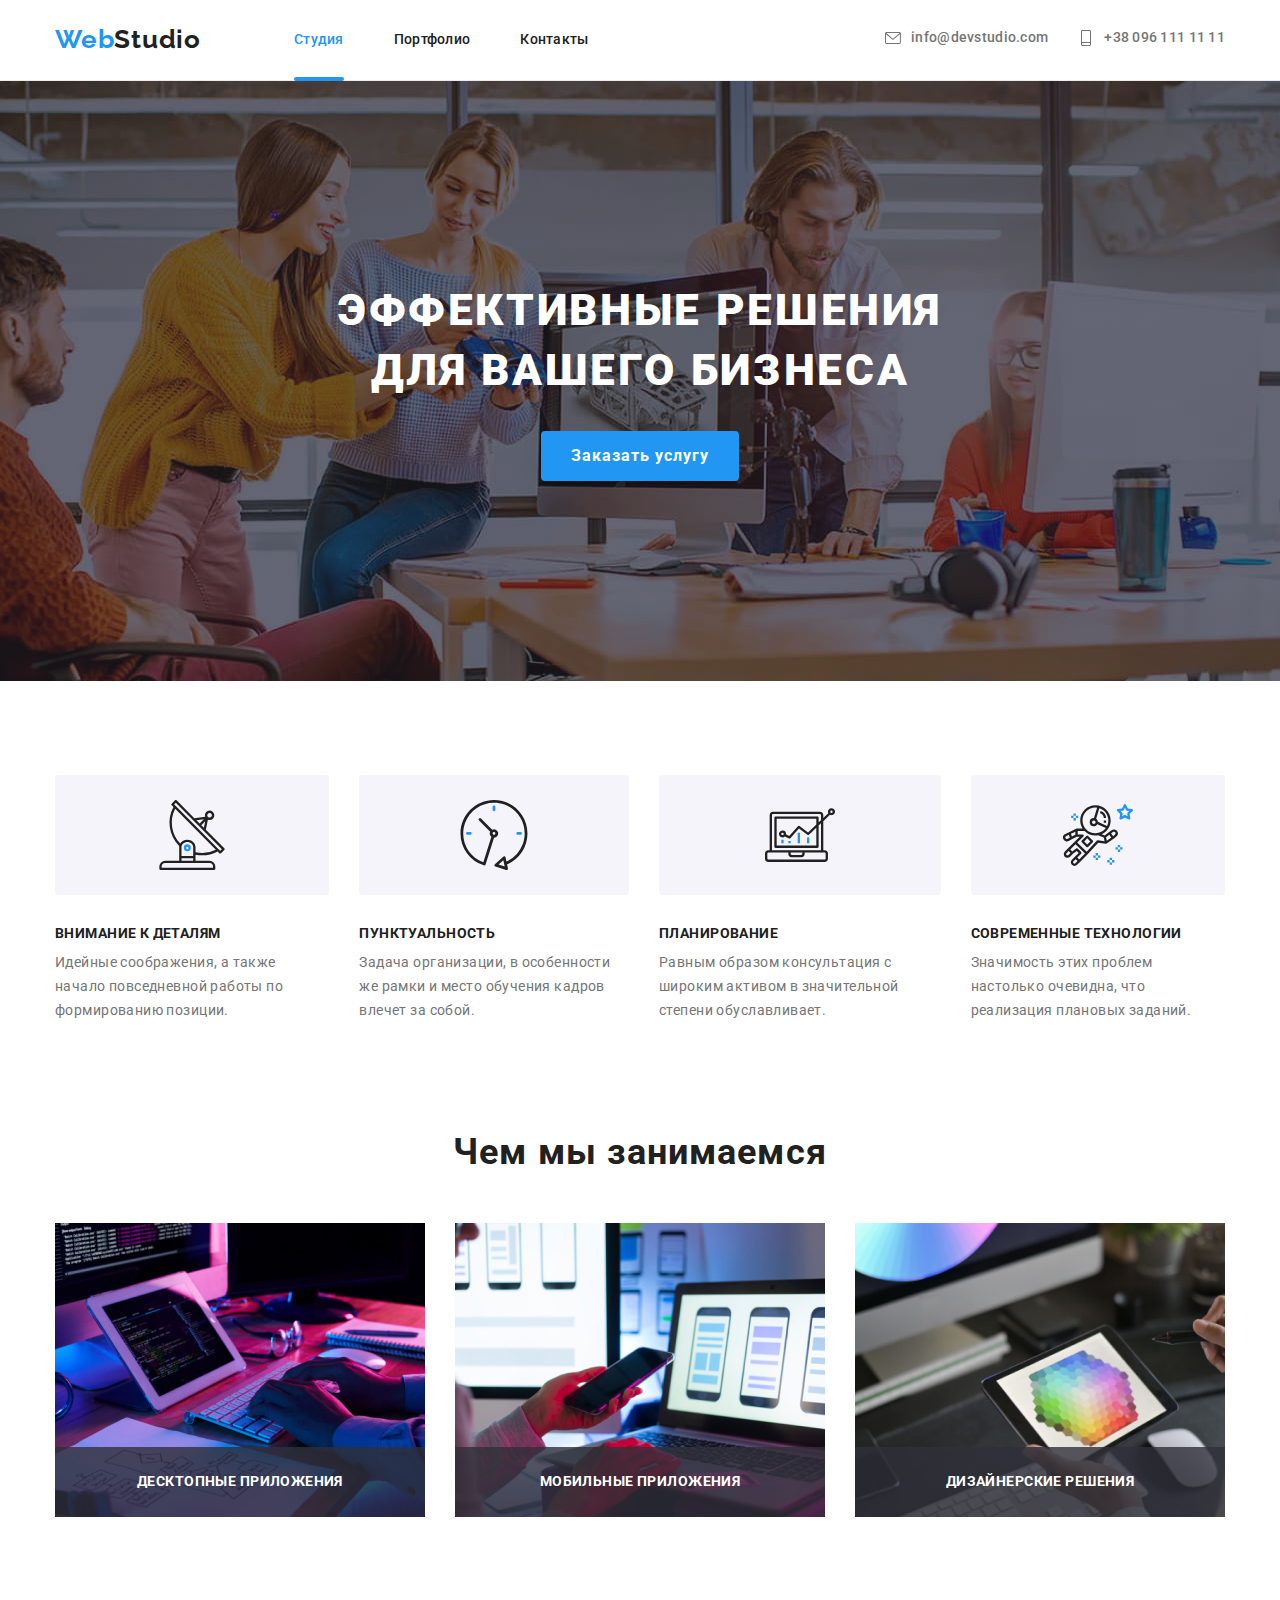
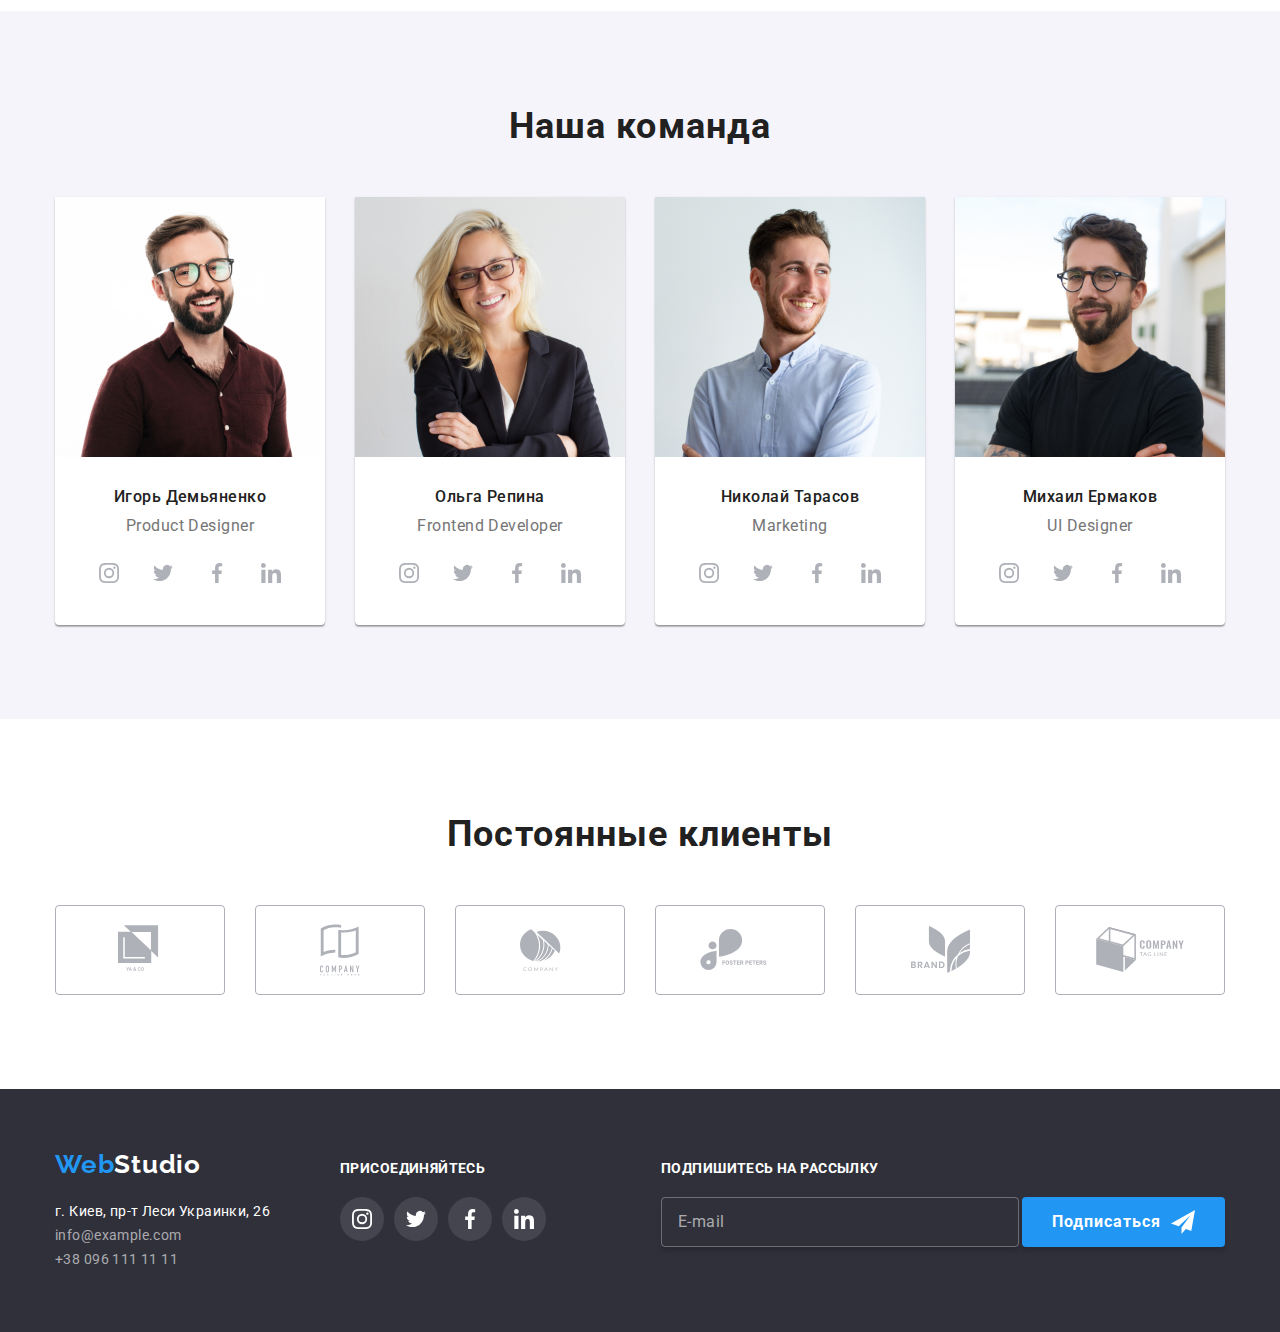
<file: index.html>
<!DOCTYPE html>
<html lang="ru">
<head>
    <meta charset="UTF-8">
    <meta name="viewport" content="width=device-width, initial-scale=1.0">
    <title>WebStudio</title>
    <link href="https://fonts.googleapis.com/css2?family=Roboto:wght@400;500;700;900&display=swap" rel="stylesheet">
    <link href="https://fonts.googleapis.com/css2?family=Raleway:wght@700&display=swap" rel="stylesheet">
    <link rel="stylesheet" href="https://cdnjs.cloudflare.com/ajax/libs/modern-normalize/1.0.0/modern-normalize.min.css">
    <link rel="stylesheet" href="./css/main.min.css">
</head>
<body>
    <header>
        <div class="container header-nav">
            <nav class="main-nav">
                <a href="./index.html" class="logo link">Web<span class="logo bgc-light">Studio</span></a>
                <ul class="list site-nav">
                    <li class="item">
                        <a href="./index.html" class="link current">Студия</a>
                    </li>
                    <li class="item">
                        <a href="./portfolio.html" class="link">Портфолио</a>
                    </li>
                    <li class="item">
                        <a href="#contacts" class="link">Контакты</a>
                    </li>
                </ul>
            </nav>
            <ul class="list contacts">
                <li class="item">
                    <a href="mailto:info@devstudio.com" class="link  mail-set">
                        <svg class="icon-envelope">
                            <use href="./images/sprite.svg#envelope"></use>
                        </svg>    
                        <span>
                            info@devstudio.com
                        </span>
                    </a>
                </li>
                <li class="item">
                    <a href="tel:+380961111111" class="link phone-set">
                        <svg class="icon-phone">
                            <use href="./images/sprite.svg#smartphone"></use>
                        </svg>
                    <span>
                        +38 096 111 11 11
                    </span>
                    </a>
                </li>
            </ul>
        </div>
    </header>

    <main>
    
        <!--Секция Герой-->
        <section class="hero">
            <h1 class="hero-title">Эффективные решения <br /> для вашего бизнеса</h1>
            <button class="button" type="button" data-modal-open>Заказать услугу</button>
        </section>

        <!--Секция Преимущества-->
        <section class="advantages">
            <div class="container">
                <h2 class="section-title visually-hidden">Преимущества</h2>
                <ul class="list advantages-list">
                    <li class="advantages-list-item">
                        <h3 class="list-advantages">Внимание к деталям</h3>
                        <p class="list-desсription">Идейные соображения, а также начало повседневной работы по формированию позиции.</p>
                    </li>
                    <li class="advantages-list-item">
                        <h3 class="list-advantages">Пунктуальность</h3>
                        <p class="list-desсription">Задача организации, в особенности же рамки и место обучения кадров влечет за собой.</p>
                    </li>
                    <li class="advantages-list-item">
                        <h3 class="list-advantages">Планирование</h3>
                        <p class="list-desсription">Равным образом консультация с широким активом в значительной степени обуславливает.</p>
                    </li>
                    <li class="advantages-list-item">
                        <h3 class="list-advantages">Современные технологии</h3>
                        <p class="list-desсription">Значимость этих проблем настолько очевидна, что реализация плановых заданий.</p>
                    </li>
                </ul>
            </div>
        </section>

        <!--Секция Чем мы занимаемся-->
        <section class="we-do">
            <div class="container">
                <h2 class="section-title">Чем мы занимаемся</h2>
                <ul class="list">
                    <li>
                        <div class="we-do-thumb">
                            <img src="./images/box1.jpg" alt="Десктопные приложения" width="370">
                            <p class="we-do-label">Десктопные приложения</p>
                        </div>
                    </li>
                    <li>
                        <div class="we-do-thumb">
                            <img src="./images/box2.jpg" alt="Мобильные приложения" width="370">
                            <p class="we-do-label">Мобильные приложения</p>
                        </div>
                    </li>
                    <li>
                        <div class="we-do-thumb">
                            <img src="./images/box3.jpg" alt="Дизайнерские решения" width="370">
                            <p class="we-do-label">Дизайнерские решения</p>
                        </div>
                    </li>
                </ul>
            </div>
        </section>
            
        <!--Секция Наша команда-->
        <section class="team">
            <div class="container">
                <h2 class="section-title">Наша команда</h2>
                <ul class="list">
                    <li class="team-member">
                        <img src="./images/photo-ihor.jpg" alt="Игорь Демьяненко" width="270">
                        <h3 class="team-name">Игорь Демьяненко</h3>
                        <p class="team-position">Product Designer</p>
                        <ul class="list social-icons">
                            <li class="social-icons-item">
                                <a class="social-icons-link instagram" href="https://instagram.com/" target="_blank" rel="noopener noreferer" aria-label="instagram">
                                    <svg class="social-icons-svg">
                                        <use href="./images/sprite.svg#instagram"></use>
                                    </svg>                            
                                </a>
                            </li>
                            <li class="social-icons-item">
                                <a class="social-icons-link twitter" href="https://twitter.com/" target="_blank" rel="noopener noreferer" aria-label="twitter">
                                    <svg class="social-icons-svg">
                                        <use href="./images/sprite.svg#twitter"></use>
                                    </svg>                            
                                </a>
                            </li>
                            <li class="social-icons-item">
                                <a class="social-icons-link facebook" href="https://facebook.com/" target="_blank" rel="noopener noreferer" aria-label="facebook">
                                    <svg class="social-icons-svg">
                                        <use href="./images/sprite.svg#facebook"></use>
                                    </svg>  
                                </a>
                            </li>
                            <li class="social-icons-item">
                                <a class="social-icons-link linkedin" href="https://linkedin.com/" target="_blank" rel="noopener noreferer" aria-label="linkenin">
                                    <svg class="social-icons-svg">
                                        <use href="./images/sprite.svg#linkedin"></use>
                                    </svg>  
                                </a>
                            </li>
                        </ul>
                    </li>
                    <li class="team-member">
                        <img src="./images/photo-olga.jpg" alt="Ольга Репина" width="270">
                        <h3 class="team-name">Ольга Репина</h3>
                        <p class="team-position">Frontend Developer</p>
                        <ul class="list social-icons">
                            <li class="social-icons-item">
                                <a class="social-icons-link instagram" href="https://instagram.com/" target="_blank" rel="noopener noreferer" aria-label="instagram">
                                    <svg class="social-icons-svg">
                                        <use href="./images/sprite.svg#instagram"></use>
                                    </svg>                            
                                </a>
                            </li>
                            <li class="social-icons-item">
                                <a class="social-icons-link twitter" href="https://twitter.com/" target="_blank" rel="noopener noreferer" aria-label="twitter">
                                    <svg class="social-icons-svg">
                                        <use href="./images/sprite.svg#twitter"></use>
                                    </svg>                            
                                </a>
                            </li>
                            <li class="social-icons-item">
                                <a class="social-icons-link facebook" href="https://facebook.com/" target="_blank" rel="noopener noreferer" aria-label="facebook">
                                    <svg class="social-icons-svg">
                                        <use href="./images/sprite.svg#facebook"></use>
                                    </svg>  
                                </a>
                            </li>
                            <li class="social-icons-item">
                                <a class="social-icons-link linkedin" href="https://linkedin.com/" target="_blank" rel="noopener noreferer" aria-label="linkenin">
                                    <svg class="social-icons-svg">
                                        <use href="./images/sprite.svg#linkedin"></use>
                                    </svg>  
                                </a>
                            </li>
                        </ul>
                    </li>
                    <li class="team-member">
                        <img src="./images/photo-nikolay.jpg" alt="Николай Тарасов" width="270">
                        <h3 class="team-name">Николай Тарасов</h3>
                        <p class="team-position">Marketing</p>
                        <ul class="list social-icons">
                            <li class="social-icons-item">
                                <a class="social-icons-link instagram" href="https://instagram.com/" target="_blank" rel="noopener noreferer" aria-label="instagram">
                                    <svg class="social-icons-svg">
                                        <use href="./images/sprite.svg#instagram"></use>
                                    </svg>                            
                                </a>
                            </li>
                            <li class="social-icons-item">
                                <a class="social-icons-link twitter" href="https://twitter.com/" target="_blank" rel="noopener noreferer" aria-label="twitter">
                                    <svg class="social-icons-svg">
                                        <use href="./images/sprite.svg#twitter"></use>
                                    </svg>                            
                                </a>
                            </li>
                            <li class="social-icons-item">
                                <a class="social-icons-link facebook" href="https://facebook.com/" target="_blank" rel="noopener noreferer" aria-label="facebook">
                                    <svg class="social-icons-svg">
                                        <use href="./images/sprite.svg#facebook"></use>
                                    </svg>  
                                </a>
                            </li>
                            <li class="social-icons-item">
                                <a class="social-icons-link linkedin" href="https://linkedin.com/" target="_blank" rel="noopener noreferer" aria-label="linkenin">
                                    <svg class="social-icons-svg">
                                        <use href="./images/sprite.svg#linkedin"></use>
                                    </svg>  
                                </a>
                            </li>
                        </ul>
                    </li>
                    <li class="team-member">
                        <img src="./images/photo-michael.jpg" alt="Михаил Ермаков" width="270">
                        <h3 class="team-name">Михаил Ермаков</h3>
                        <p class="team-position">UI Designer</p>
                        <ul class="list social-icons">
                            <li class="social-icons-item">
                                <a class="social-icons-link" href="https://instagram.com/" target="_blank" rel="noopener noreferer" aria-label="instagram">
                                    <svg class="social-icons-svg">
                                        <use href="./images/sprite.svg#instagram"></use>
                                    </svg>                            
                                </a>
                            </li>
                            <li class="social-icons-item">
                                <a class="social-icons-link" href="https://twitter.com/" target="_blank" rel="noopener noreferer" aria-label="twitter">
                                    <svg class="social-icons-svg">
                                        <use href="./images/sprite.svg#twitter"></use>
                                    </svg>                            
                                </a>
                            </li>
                            <li class="social-icons-item">
                                <a class="social-icons-link" href="https://facebook.com/" target="_blank" rel="noopener noreferer" aria-label="facebook">
                                    <svg class="social-icons-svg">
                                        <use href="./images/sprite.svg#facebook"></use>
                                    </svg>  
                                </a>
                            </li>
                            <li class="social-icons-item">
                                <a class="social-icons-link" href="https://linkedin.com/" target="_blank" rel="noopener noreferer" aria-label="linkenin">
                                    <svg class="social-icons-svg">
                                        <use href="./images/sprite.svg#linkedin"></use>
                                    </svg>  
                                </a>
                            </li>
                        </ul>
                    </li>
                </ul>
            </div>
        </section>
        
        <!-- Секция Наши партнеры -->
        <section class="our-partners">
            <div class="container">
                <h2 class="section-title">Постоянные клиенты</h2>
                <ul class="list partners-list ">
                    <li class="partners-list-item">
                        <a href="" class="partners-list-link" target="_blank" rel="noopener noreferer">
                            <svg class="partners-logo-svg" width="44.3" height="49.2">
                                <use href="./images/sprite.svg#logo-1"></use>
                            </svg>
                        </a>
                    </li>
                    <li class="partners-list-item">
                        <a href="" class="partners-list-link" target="_blank" rel="noopener noreferer">
                            <svg class="partners-logo-svg" width="40" height="52">
                                <use href="./images/sprite.svg#logo-2"></use>
                            </svg>
                        </a>
                    </li>
                    <li class="partners-list-item">
                        <a href="" class="partners-list-link" target="_blank" rel="noopener noreferer">
                            <svg class="partners-logo-svg" width="41" height="42.6">
                                <use href="./images/sprite.svg#logo-3"></use>
                            </svg>
                        </a>
                    </li>
                    <li class="partners-list-item">
                        <a href="" class="partners-list-link" target="_blank" rel="noopener noreferer">
                            <svg class="partners-logo-svg" width="79.66" height="42.02">
                                <use href="./images/sprite.svg#logo-4"></use>
                            </svg>
                        </a>
                    </li>
                    <li class="partners-list-item">
                        <a href="" class="partners-list-link" target="_blank" rel="noopener noreferer">
                            <svg class="partners-logo-svg" width="59" height="47">
                                <use href="./images/sprite.svg#logo-5"></use>
                            </svg>
                        </a>
                    </li>
                    <li class="partners-list-item">
                        <a href="" class="partners-list-link" target="_blank" rel="noopener noreferer">
                            <svg class="partners-logo-svg" width="88.48" height="45.44">
                                <use href="./images/sprite.svg#logo-6"></use>
                            </svg>
                        </a>
                    </li>
                </ul>
            </div>
        </section>
        
        <!-- Модальное окно -->
        <div class="backdrop is-hidden" data-modal>
            <div class="modal">
               <b class="modal-title">Оставьте свои данные, мы вам перезвоним</b>
               <button class="modal-close-button" data-modal-close>
                    <svg width="11" height="11">
                        <use href="./images/sprite.svg#close"></use>
                    </svg>
                </button>
                <form class="modal-form" action="" method="get">
                    
                    <p class="field-form">
                        <label class="modal-label" for="name">Имя</label>
                        <input class="modal-input" type="text" name="name" id="name">
                        <span class="input-icon name">
                            <svg  width="18" height="18">
                                <use href="./images/sprite.svg#name-modal"></use>
                            </svg>
                        </span>
                    </p>
                                       
                    <p class="field-form">
                        <label class="modal-label" for="phone">Телефон</label>
                        <input class="modal-input" type="text" name="phone" id="phone">
                        <span class="input-icon phone">
                            <svg width="18" height="18">
                                <use href="./images/sprite.svg#phone-modal"></use>
                            </svg>
                        </span>
                    </p>
                    
                    <p class="field-form">
                        <label class="modal-label" for="email">Почта</label>
                        <input class="modal-input" type="text" name="email" id="email">
                        <span class="input-icon email">
                            <svg width="18" height="18">
                                <use href="./images/sprite.svg#enveloppe-modal"></use>
                            </svg>
                        </span>
                    </p>

                    <label class="modal-label" for="comment">Комментарий</label>
                    <textarea class="modal-input comment" name="comment" id="comment" cols="30" rows="10" placeholder="Введите текст"></textarea>


                    <label class="modal-label-agreement checkbox-container">
                        <input class="checkbox" type="checkbox" name="agreement">
                        <span class="checkbox-icon"></span>
                        Соглашаюсь с рассылкой и принимаю
                        <a class="link-agreement" href="" target="_blank">Условия договора</a>
                    </label>

                    <!-- <div class="checkbox-container">
                        <input type="checkbox" name="agreement" id="agreement">
                        <label for="agreement" class="modal-label-agreement">Соглашаюсь с рассылкой и принимаю <a class="link-agreement" href="" target="_blank">Условия договора</a></label>
                    </div> -->
                    
                    <button class="button" type="submit">Отправить</button>
                </form>
            </div>
        </div>
    
    </main>

        <!--Секция футтер-->
    <footer>
        <div class="container container-flex">
            <div class="contacts-footer">
                <a href="./index.html" class="logo link">Web<span class="logo bgc-dark">Studio</span></a>
                <address id="contacts">
                    <ul class="list contacts">
                        <li><a href="https://goo.gl/maps/GakdVBqg2esnwoKk9" class="link footer address" target="_blank" rel="noopener noreferer">г. Киев, пр-т Леси Украинки, 26</a></li>
                        <li><a href="mailto:info@example.com" class="link footer email">info@example.com</a></li>
                        <li><a href="tel:+380961111111" class="link footer phone">+38 096 111 11 11</a></li>
                    </ul>
                </address>
            </div>
            <div class="contacts-social">
                <h3 class="join-us">Присоединяйтесь</h3>
                <ul class="list social-icons">
                    <li class="social-icons-item">
                        <a class="social-icons-link" href="https://instagram.com" target="_blank" rel="noopener noreferer">
                            <svg class="social-icons-svg">
                                <use href="./images/sprite.svg#instagram"></use>
                            </svg>
                        </a>
                    </li>
                    <li class="social-icons-item">
                        <a class="social-icons-link" href="https://twitter.com" target="_blank" rel="noopener noreferer">
                            <svg class="social-icons-svg">
                                <use href="./images/sprite.svg#twitter"></use>
                            </svg>
                        </a>
                    </li>
                    <li class="social-icons-item">
                        <a class="social-icons-link" href="https://facebook.com" target="_blank" rel="noopener noreferer">
                            <svg class="social-icons-svg">
                                <use href="./images/sprite.svg#facebook"></use>
                            </svg>
                        </a>
                    </li>
                    <li class="social-icons-item">
                        <a class="social-icons-link" href="https://linkedin.com" target="_blank" rel="noopener noreferer">
                            <svg class="social-icons-svg">
                                <use href="./images/sprite.svg#linkedin"></use>
                            </svg> 
                        </a>
                    </li>
                </ul>
            </div>
            <form class="subscribe">
                <h3 class="subscribe-label join-us">Подпишитесь на рассылку</h3>
                
                <input class="subscribe-input" type="email" name="subcribe" id="subcribe" placeholder="E-mail">
                <button class="button" type="submit">
                    Подписаться
                    <svg class="icon-send" width="24" height="24">
                        <use href="./images/sprite.svg#icon-send"></use>
                    </svg>
                </button>
            </form>
        </div>
    </footer>
    
    <script src="./js/modal.js"></script>
</body>
</html>
</file>
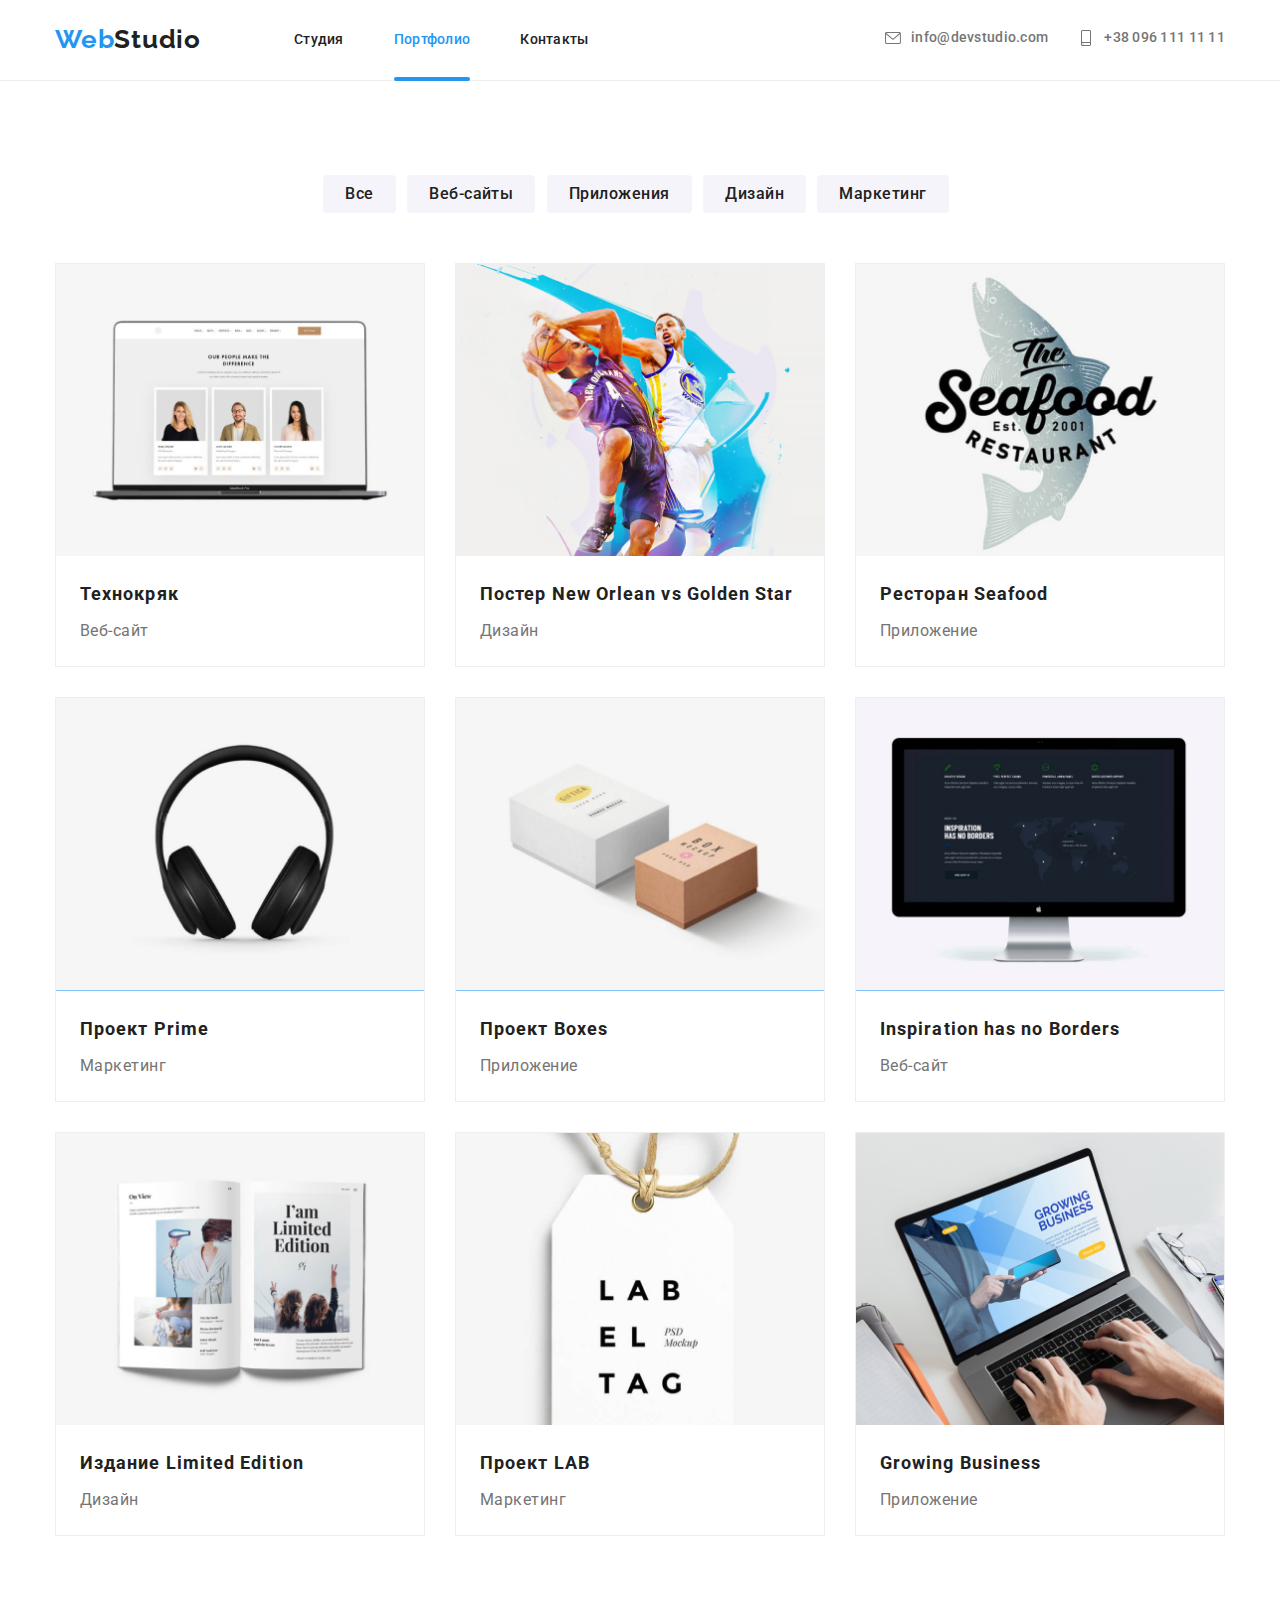
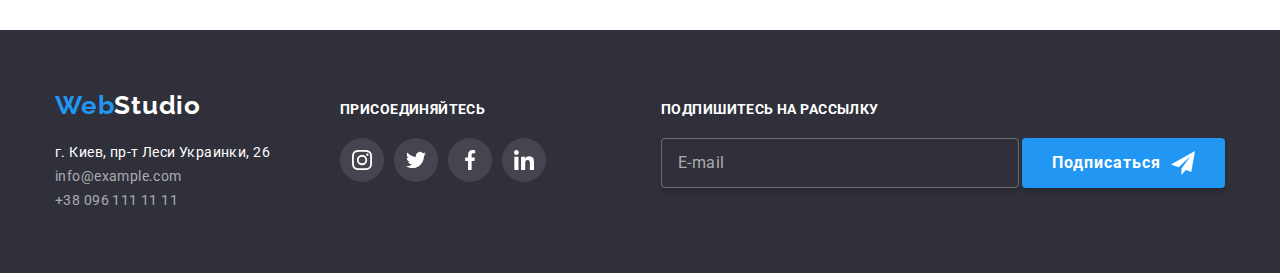
<file: portfolio.html>
<!DOCTYPE html>
<html lang="ru">
<head>
    <meta charset="UTF-8">
    <meta name="viewport" content="width=device-width, initial-scale=1.0">
    <title>WebStudio</title>
    <link href="https://fonts.googleapis.com/css2?family=Roboto:wght@400;500;700;900&display=swap" rel="stylesheet">
    <link href="https://fonts.googleapis.com/css2?family=Raleway:wght@700&display=swap" rel="stylesheet">
    <link rel="stylesheet" href="https://cdnjs.cloudflare.com/ajax/libs/modern-normalize/1.0.0/modern-normalize.min.css">
    <link rel="stylesheet" href="./css/main.min.css">
</head>
<body>
    <header>
        <div class="container header-nav">
            <nav class="main-nav">
                <a href="./index.html" class="logo link">Web<span class="logo bgc-light">Studio</span></a>
                <ul class="list site-nav">
                    <li class="item">
                        <a href="./index.html" class="link">Студия</a>
                    </li>
                    <li class="item">
                        <a href="./portfolio.html" class="link current">Портфолио</a>
                    </li>
                    <li class="item">
                        <a href="#contacts" class="link">Контакты</a>
                    </li>
                </ul>
            </nav>
            <ul class="list contacts">
                <li class="item">
                    <a href="mailto:info@devstudio.com" class="link  mail-set">
                        <svg class="icon-envelope">
                            <use href="./images/sprite.svg#envelope"></use>
                        </svg>    
                        <span>
                            info@devstudio.com
                        </span>
                    </a>
                </li>
                <li class="item">
                    <a href="tel:+380961111111" class="link phone-set">
                        <svg class="icon-phone">
                            <use href="./images/sprite.svg#smartphone"></use>
                        </svg>
                    <span>
                        +38 096 111 11 11
                    </span>
                    </a>
                </li>
            </ul>
        </div>
    </header>

    <main>
        <!-- Блок примеров работ -->
        <section>
            <div class="container">
                <h1 hidden>Примеры работ</h1>
                <div class="filters">
                    <button class="filters-button">Все</button>
                    <button class="filters-button">Веб-сайты</button>
                    <button class="filters-button">Приложения</button>
                    <button class="filters-button">Дизайн</button>
                    <button class="filters-button">Маркетинг</button>
                </div>
                
                <ul class="projects list">
                    <li class="project-item">
                        <a href="" class="link project-card">
                            <div class="project-card-thumb">
                                <img src="./images/portfolio-1.jpg" alt="Проект 1">
                                <p class="project-description-overlay">Технокряк это современная площадка распространения коронавируса. Компании используют эту платформу для цифрового шпионажа и атак на защищённые сервера конкурентов.</p>
                            </div>
                            <h2 class="projects-title">Технокряк</h2>
                            <p class="projects-type">Веб-сайт</p>
                        </a>
                    </li>
                    <li class="project-item">
                        <a href="" class="link project-card">
                            <div class="project-card-thumb">
                                <img src="./images/portfolio-2.jpg" alt="Проект 2">
                                <p class="project-description-overlay">Lorem ipsum dolor, sit amet consectetur adipisicing elit. Ex omnis commodi sed a explicabo ratione reiciendis consequatur accusantium ad id.</p>
                            </div>
                            <h2 class="projects-title">Постер New Orlean vs Golden Star</h2>
                            <p class="projects-type">Дизайн</p>
                        </a>
                    </li>
                    <li class="project-item">
                        <a href="" class="link project-card">
                            <div class="project-card-thumb">
                                <img src="./images/portfolio-3.jpg" alt="Проект 3">
                                <p class="project-description-overlay">Lorem ipsum dolor, sit amet consectetur adipisicing elit. Ex omnis commodi sed a explicabo ratione reiciendis consequatur accusantium ad id.</p>
                            </div>
                            <h2 class="projects-title">Ресторан Seafood</h2>
                            <p class="projects-type">Приложение</p>
                        </a>

                    </li>
                    <li class="project-item">
                        <a href="" class="link project-card">
                            <div class="project-card-thumb">
                                <img src="./images/portfolio-4.jpg" alt="Проект 4">
                                <p class="project-description-overlay">Lorem ipsum dolor, sit amet consectetur adipisicing elit. Ex omnis commodi sed a explicabo ratione reiciendis consequatur accusantium ad id.</p>
                            </div>
                            <h2 class="projects-title">Проект Prime</h2>
                            <p class="projects-type">Маркетинг</p>
                        </a>

                    </li>
                    <li class="project-item">
                        <a href="" class="link project-card">
                            <div class="project-card-thumb">
                                <img src="./images/portfolio-5.jpg" alt="Проект 5">
                                <p class="project-description-overlay">Lorem ipsum dolor, sit amet consectetur adipisicing elit. Ex omnis commodi sed a explicabo ratione reiciendis consequatur accusantium ad id.</p>
                            </div>
                            <h2 class="projects-title">Проект Boxes</h2>
                            <p class="projects-type">Приложение</p>
                        </a>

                    </li>
                    <li class="project-item">
                        <a href="" class="link project-card">
                            <div class="project-card-thumb">
                                <img src="./images/portfolio-6.jpg" alt="Проект 6">
                                <p class="project-description-overlay">Lorem ipsum dolor, sit amet consectetur adipisicing elit. Ex omnis commodi sed a explicabo ratione reiciendis consequatur accusantium ad id.</p>
                            </div>
                            <h2 class="projects-title">Inspiration has no Borders</h2>
                            <p class="projects-type">Веб-сайт</p>
                        </a>

                    </li>
                    <li class="project-item">
                        <a href="" class="link project-card">
                            <div class="project-card-thumb">
                                <img src="./images/portfolio-7.jpg" alt="Проект 7">
                                <p class="project-description-overlay">Lorem ipsum dolor, sit amet consectetur adipisicing elit. Ex omnis commodi sed a explicabo ratione reiciendis consequatur accusantium ad id.</p>
                            </div>
                            <h2 class="projects-title">Издание Limited Edition</h2>
                            <p class="projects-type">Дизайн</p>
                        </a>

                    </li>
                    <li class="project-item">
                        <a href="" class="link project-card">
                            <div class="project-card-thumb">
                                <img src="./images/portfolio-8.jpg" alt="Проект 8">
                                <p class="project-description-overlay">Lorem ipsum dolor, sit amet consectetur adipisicing elit. Ex omnis commodi sed a explicabo ratione reiciendis consequatur accusantium ad id.</p>
                            </div>
                            <h2 class="projects-title">Проект LAB</h2>
                            <p class="projects-type">Маркетинг</p>
                        </a>

                    </li>
                    <li class="project-item">
                        <a href="" class="link project-card">
                            <div class="project-card-thumb">
                                <img src="./images/portfolio-9.jpg" alt="Проект 9">
                                <p class="project-description-overlay">Lorem ipsum dolor, sit amet consectetur adipisicing elit. Ex omnis commodi sed a explicabo ratione reiciendis consequatur accusantium ad id.</p>
                            </div>
                            <h2 class="projects-title">Growing Business</h2>
                            <p class="projects-type">Приложение</p>
                        </a>

                    </li>
                </ul>
            </div>
        </section>
        
    

    </main>
    
    <!--Секция футтер-->
    <footer>
        <div class="container container-flex">
            <div class="contacts-footer">
                <a href="./index.html" class="logo link">Web<span class="logo bgc-dark">Studio</span></a>
                <address id="contacts">
                    <ul class="list contacts">
                        <li><a href="https://goo.gl/maps/GakdVBqg2esnwoKk9" class="link footer address" target="_blank" rel="noopener noreferer">г. Киев, пр-т Леси Украинки, 26</a></li>
                        <li><a href="mailto:info@example.com" class="link footer email">info@example.com</a></li>
                        <li><a href="tel:+380961111111" class="link footer phone">+38 096 111 11 11</a></li>
                    </ul>
                </address>
            </div>
            <div class="contacts-social">
                <h3 class="join-us">Присоединяйтесь</h3>
                <ul class="list social-icons">
                    <li class="social-icons-item">
                        <a class="social-icons-link" href="https://instagram.com" target="_blank" rel="noopener noreferer">
                            <svg class="social-icons-svg">
                                <use href="./images/sprite.svg#instagram"></use>
                            </svg>
                        </a>
                    </li>
                    <li class="social-icons-item">
                        <a class="social-icons-link" href="https://twitter.com" target="_blank" rel="noopener noreferer">
                            <svg class="social-icons-svg">
                                <use href="./images/sprite.svg#twitter"></use>
                            </svg>
                        </a>
                    </li>
                    <li class="social-icons-item">
                        <a class="social-icons-link" href="https://facebook.com" target="_blank" rel="noopener noreferer">
                            <svg class="social-icons-svg">
                                <use href="./images/sprite.svg#facebook"></use>
                            </svg>
                        </a>
                    </li>
                    <li class="social-icons-item">
                        <a class="social-icons-link" href="https://linkedin.com" target="_blank" rel="noopener noreferer">
                            <svg class="social-icons-svg">
                                <use href="./images/sprite.svg#linkedin"></use>
                            </svg> 
                        </a>
                    </li>
                </ul>
            </div>
            <form class="subscribe">
                <h3 class="subscribe-label join-us">Подпишитесь на рассылку</h3>
                
                <input class="subscribe-input" type="email" name="subcribe" id="subcribe" placeholder="E-mail">
                <button class="button" type="submit">
                    Подписаться
                    <svg class="icon-send" width="24" height="24">
                        <use href="./images/sprite.svg#icon-send"></use>
                    </svg>
                </button>
            </form>
        </div>
    </footer>
</body>
</html>
</file>
<file: css/main.min.css>
body{font-family:'Roboto', sans-serif;font-size:14px;line-height:1.71;font-weight:400;letter-spacing:.03em;background-color:#fff;color:#757575}.list{list-style:none}.link{text-decoration:none;color:#212121}h1,h2,h3,p{margin-top:0}ul{margin-top:0;margin-bottom:0;padding-left:0}img{display:block}.container{width:1200px;padding-right:15px;padding-left:15px;padding-top:94px;padding-bottom:94px;margin-right:auto;margin-left:auto}header .container{padding-top:24px;padding-bottom:25px}footer .container{padding-top:60px;padding-bottom:60px}.container-flex{display:flex;flex-direction:row}.section-title{font-size:36px;line-height:1.167;font-weight:700;letter-spacing:.03em;text-align:center;color:#212121;margin-bottom:50px}.visually-hidden{position:absolute !important;clip:rect(1px 1px 1px 1px);clip:rect(1px, 1px, 1px, 1px);padding:0 !important;border:0 !important;height:1px !important;width:1px !important;overflow:hidden}.logo{font-family:"Raleway", sans-serif;font-size:26px;line-height:1.192;font-weight:700;letter-spacing:.03em;color:#2196F3}.logo.bgc-light{color:#212121;margin-right:0}.logo.bgc-dark{color:#fff}.main-nav{display:flex}.main-nav .logo.link{margin-right:93px}.main-nav .site-nav{display:flex;align-items:center}.site-nav .item{position:relative}.site-nav .item:not(:last-child){margin-right:50px}.site-nav .link{font-size:14px;line-height:1.143;font-weight:500;letter-spacing:.02em}.site-nav .link:hover,.site-nav .link:focus{color:#2196F3}.link.current{color:#2196F3}.link.current::after{position:absolute;display:inline-block;content:'';width:100%;height:4px;border-radius:2px;bottom:-30px;left:0;background-color:#2196F3}header{border-bottom:1px solid #ECECEC}header .list{display:flex}.header-nav{display:flex;align-items:center}.contacts .link{font-size:14px;line-height:1.71;font-weight:500;letter-spacing:.02em;color:#757575}.contacts .link:hover,.contacts .link:focus{color:#2196F3}.contacts .item:not(:first-child){margin-left:30px}.list.contacts{margin-left:auto}.icon-phone,.icon-envelope{width:16px;height:16px;margin-right:10px;fill:currentColor}.phone-set{display:inline-flex;align-items:center;justify-content:center}.phone-set:hover,.phone-set:focus{color:#2196F3}.mail-set{display:inline-flex;align-items:center;justify-content:center}.mail-set:hover,.mail-set:focus{color:#2196F3}address .footer.link{font-size:14px;line-height:1.71;font-weight:400;letter-spacing:.03em;color:rgba(255,255,255,0.6)}address .footer.address{color:#fff;font-style:normal}.contacts .phone,.contacts .email{color:rgba(255,255,255,0.6);font-style:normal}.button{display:inline-flex;align-items:center;justify-content:center;border:none;padding:10px 30px;border-radius:4px;box-shadow:0px 4px 4px rgba(0,0,0,0.15);color:#fff;background-color:#2196F3;cursor:pointer;font-family:inherit;font-size:16px;line-height:1.87;font-weight:700;letter-spacing:.06em}.button:hover,.button:focus{background-color:#188CE8}.filters-button{display:inline-flex;border-radius:4px;border:none;padding:6px 22px;color:#212121;background-color:#F5F4FA;font-family:inherit;font-size:16px;line-height:1.62;font-weight:500;letter-spacing:.03em}.filters-button:hover,.filters-button:focus{background-color:#2196F3;color:#fff;box-shadow:0px 3px 1px rgba(0,0,0,0.1),0px 1px 2px rgba(0,0,0,0.08),0px 2px 2px rgba(0,0,0,0.12)}footer{background-color:#2F303A}.join-us{font-size:14px;line-height:1.14;font-weight:700;letter-spacing:.03em;margin-top:12px;margin-bottom:20px;text-transform:uppercase;color:#fff}.contacts-footer:not(:last-child){margin-right:70px}footer .logo.link{display:inline-block;margin-bottom:20px}.hero{max-width:1600px;height:600px;padding-top:200px;padding-bottom:200px;margin-right:auto;margin-left:auto;text-align:center;background-color:#2F303A;background-image:linear-gradient(to right, rgba(47,48,58,0.4), rgba(47,48,58,0.4)),url("../images/hero.jpg");background-repeat:no-repeat;background-size:cover;background-position:center}.hero-title{font-size:44px;line-height:1.36;font-weight:900;letter-spacing:.06em;text-transform:uppercase;color:#fff;margin-bottom:30px}.advantages .container{padding-bottom:0;padding-top:94px}.advantages-list{display:flex}.advantages-list-item::before{content:'';display:block;height:120px;border-radius:4px;margin-bottom:30px;background-size:70px;background-repeat:no-repeat;background-position:center;background-color:#F5F4FA}.advantages-list-item:not(:last-child){margin-right:30px}.advantages-list-item:nth-child(1)::before{background-image:url(../images/antenna.svg)}.advantages-list-item:nth-child(2)::before{background-image:url(../images/clock.svg)}.advantages-list-item:nth-child(3)::before{background-image:url(../images/diagram.svg)}.advantages-list-item:nth-child(4)::before{background-image:url(../images/astronaut.svg)}.list-advantages{font-size:14px;line-height:1.143;font-weight:700;letter-spacing:.03em;text-transform:uppercase;color:#212121;margin-bottom:10px}.list-desсription{line-height:1.714}.we-do .list{display:flex;justify-content:space-between}.we-do-thumb{position:relative}.we-do-label{position:absolute;bottom:0;display:inline-flex;align-items:center;justify-content:center;height:70px;width:100%;margin:0;font-size:14px;line-height:1.14;font-weight:700;letter-spacing:.03em;color:#fff;text-transform:uppercase;background-color:rgba(47,48,58,0.8)}.team-name{font-size:16px;line-height:1.188;font-weight:500;letter-spacing:.03em;text-align:center;color:#212121}.team-position{font-size:16px;line-height:1.188;font-weight:400;letter-spacing:.03em;text-align:center}.list-advantages,.team-name{margin-bottom:10px}.list-desription{margin-bottom:0}.team-position{margin-bottom:16}.team .list{display:flex}.team-member:not(:last-child){margin-right:30px}.team{background-color:#F5F4FA}.team-member{box-shadow:0px 1px 3px rgba(0,0,0,0.12),0px 1px 1px rgba(0,0,0,0.14),0px 2px 1px rgba(0,0,0,0.2);border-radius:0px 0px 4px 4px;padding-bottom:30px;background-color:#fff}.team img{margin-bottom:30px}.social-icons{display:flex;align-items:center;justify-content:center}.social-icons-item:not(:last-child){margin-right:10px}.social-icons-link{display:flex;align-items:center;justify-content:center;width:44px;height:44px;border-radius:50%;background-color:#fff;fill:#AFB1B8}.social-icons-link:hover,.social-icons-link:focus{background-color:#2196F3;fill:#fff}.social-icons-svg{width:20px;height:20px}footer .social-icons-link{background-color:rgba(255,255,255,0.1);fill:#fff}footer .social-icons-link:hover,footer .social-icons-link:focus{background-color:#2196F3}.partners-list{display:flex}.partners-list-link{display:flex;align-items:center;justify-content:center;width:170px;height:90px;border:1px solid #AFB1B8;border-radius:4px;color:#AFB1B8}.partners-list-link:hover,.partners-list-link:focus{border:1px solid #2196F3;color:#2196F3}.partners-list-item:not(:last-child){margin-right:30px}.partners-logo-svg{fill:currentColor;display:block}.filters{text-align:center;margin-bottom:50px}.filters .filters-button{margin-right:8px}.projects img{width:100%}.projects{display:flex;flex-wrap:wrap}.projects-title{font-size:18px;line-height:2;font-weight:700;letter-spacing:.06em;margin-top:20px;margin-right:24px;margin-bottom:4px;margin-left:24px}.projects-type{font-size:16px;line-height:1.87;font-weight:400;letter-spacing:.03em;margin-left:24px;margin-right:24px;margin-bottom:20px;color:#757575}.project-item{width:370px;background-color:#fff;border:1px solid #EEEEEE}.project-item:not(:nth-child(3n)){margin-right:30px}.project-item:not(:nth-last-child(-n+3)){margin-bottom:30px}.project-card{display:inline-block;text-decoration:none;transition-property:box-shadow;transition-duration:250ms;transition-timing-function:cubic-bezier(0.4, 0, 0.2, 1)}.project-card:focus,.project-card:hover{box-shadow:0px 1px 1px rgba(0,0,0,0.12),0px 4px 4px rgba(0,0,0,0.06),1px 4px 6px rgba(0,0,0,0.16)}.project-card-thumb{position:relative;overflow:hidden}.project-description-overlay{position:absolute;top:0;left:0;padding:24px;width:100%;height:100%;display:inline-flex;align-items:center;font-size:18px;line-height:1.56;font-weight:400;letter-spacing:.03em;transform:translateY(100%);transition-property:transform;transition-duration:250ms;transition-timing-function:cubic-bezier(0.4, 0, 0.2, 1);color:#fff;background-color:rgba(33,150,243,0.9)}.project-card:hover .project-description-overlay,.project-card:focus .project-description-overlay{transform:translateY(0)}.project-item:hover .project-description-overlay,.project-item:focus .project-description-overlay{transform:translateY(0)}.backdrop{position:fixed;top:0;left:0;width:100%;height:100%;opacity:1;transition-property:opacity;transition-duration:250ms;transition-timing-function:cubic-bezier(0.4, 0, 0.2, 1);background-color:rgba(0,0,0,0.2)}.backdrop.is-hidden{opacity:0;pointer-events:none}.modal{position:absolute;top:50%;left:50%;transform:translate(-50%, -50%) scale(1);width:528px;padding:40px;transition-property:transform;transition-duration:250ms;transition-timing-function:cubic-bezier(0.4, 0, 0.2, 1);background-color:#fff;box-shadow:0px 1px 3px rgba(0,0,0,0.12),0px 1px 1px rgba(0,0,0,0.14),0px 2px 1px rgba(0,0,0,0.2);border-radius:4px}.backdrop.is-hidden .modal{transform:translate(-50%, -50%) scale(0.8)}.modal-close-button{position:absolute;display:flex;align-items:center;justify-content:center;top:8px;right:8px;width:30px;height:30px;border-radius:50%;border:1px solid rgba(0,0,0,0.1);background:#fff}.modal-close-button:hover,.modal-close-button:focus{fill:#2196F3}.modal-title{display:block;font-size:20px;line-height:1.15;font-weight:700;letter-spacing:.03em;text-align:center;margin-bottom:12px;color:#212121}.modal-label{display:block;font-size:12px;line-height:1.17;font-weight:400;letter-spacing:.01em;margin-bottom:4px;color:#757575}.modal-input{width:100%;border:1px solid rgba(33,33,33,0.2);border-radius:4px;height:40px;padding:12px 16px 12px 42px;color:#2196F3}.modal-input:hover,.modal-input:focus,.modal-input:active{border-color:#2196F3;outline:1px solid #2196F3}.modal-input.comment{height:120px;resize:none;padding:12px 16px;font-size:14px;line-height:1.17;font-weight:400;letter-spacing:.01em;color:#212121;margin-bottom:20px}.modal-input.comment::placeholder{color:rgba(117,117,117,0.5)}.modal-label-agreement{display:flex;align-items:center;justify-content:center;margin-bottom:30px}.link-agreement{color:#2196F3;margin-left:5px}.modal-form .button{display:block;margin-right:auto;margin-left:auto;padding-right:55px;padding-left:55px}.field-form{position:relative;margin-bottom:10px}.input-icon{position:absolute;fill:#212121;left:15px;top:28px}.modal-input:hover+.input-icon{fill:#2196F3}.checkbox{appearance:none;position:absolute}.checkbox-icon{display:inline-block;width:16px;height:15px;border:2px solid #212121;border-radius:4px;margin-right:8px}.checkbox:checked+.checkbox-icon{border-color:#2196F3;background-color:#2196F3;background-image:url(../images/checkicon.svg);background-size:contain;background-origin:border-box}.icon-send{margin-left:10px;fill:#fff}.subscribe{margin-left:auto}.subscribe-label{display:block;margin-bottom:20px}.subscribe-input{width:358px;height:50px;border:1px solid rgba(255,255,255,0.3);box-shadow:0px 4px 4px rgba(0,0,0,0.15);border-radius:4px;padding:15px 16px;font-size:16px;line-height:1.25;font-weight:400;letter-spacing:.03em;background-color:transparent;color:rgba(255,255,255,0.6)}.subscribe-input::placeholder{font-size:16px;line-height:1.25;font-weight:400;letter-spacing:.03em;color:rgba(255,255,255,0.6)}
/*# sourceMappingURL=main.min.css.map */
</file>
